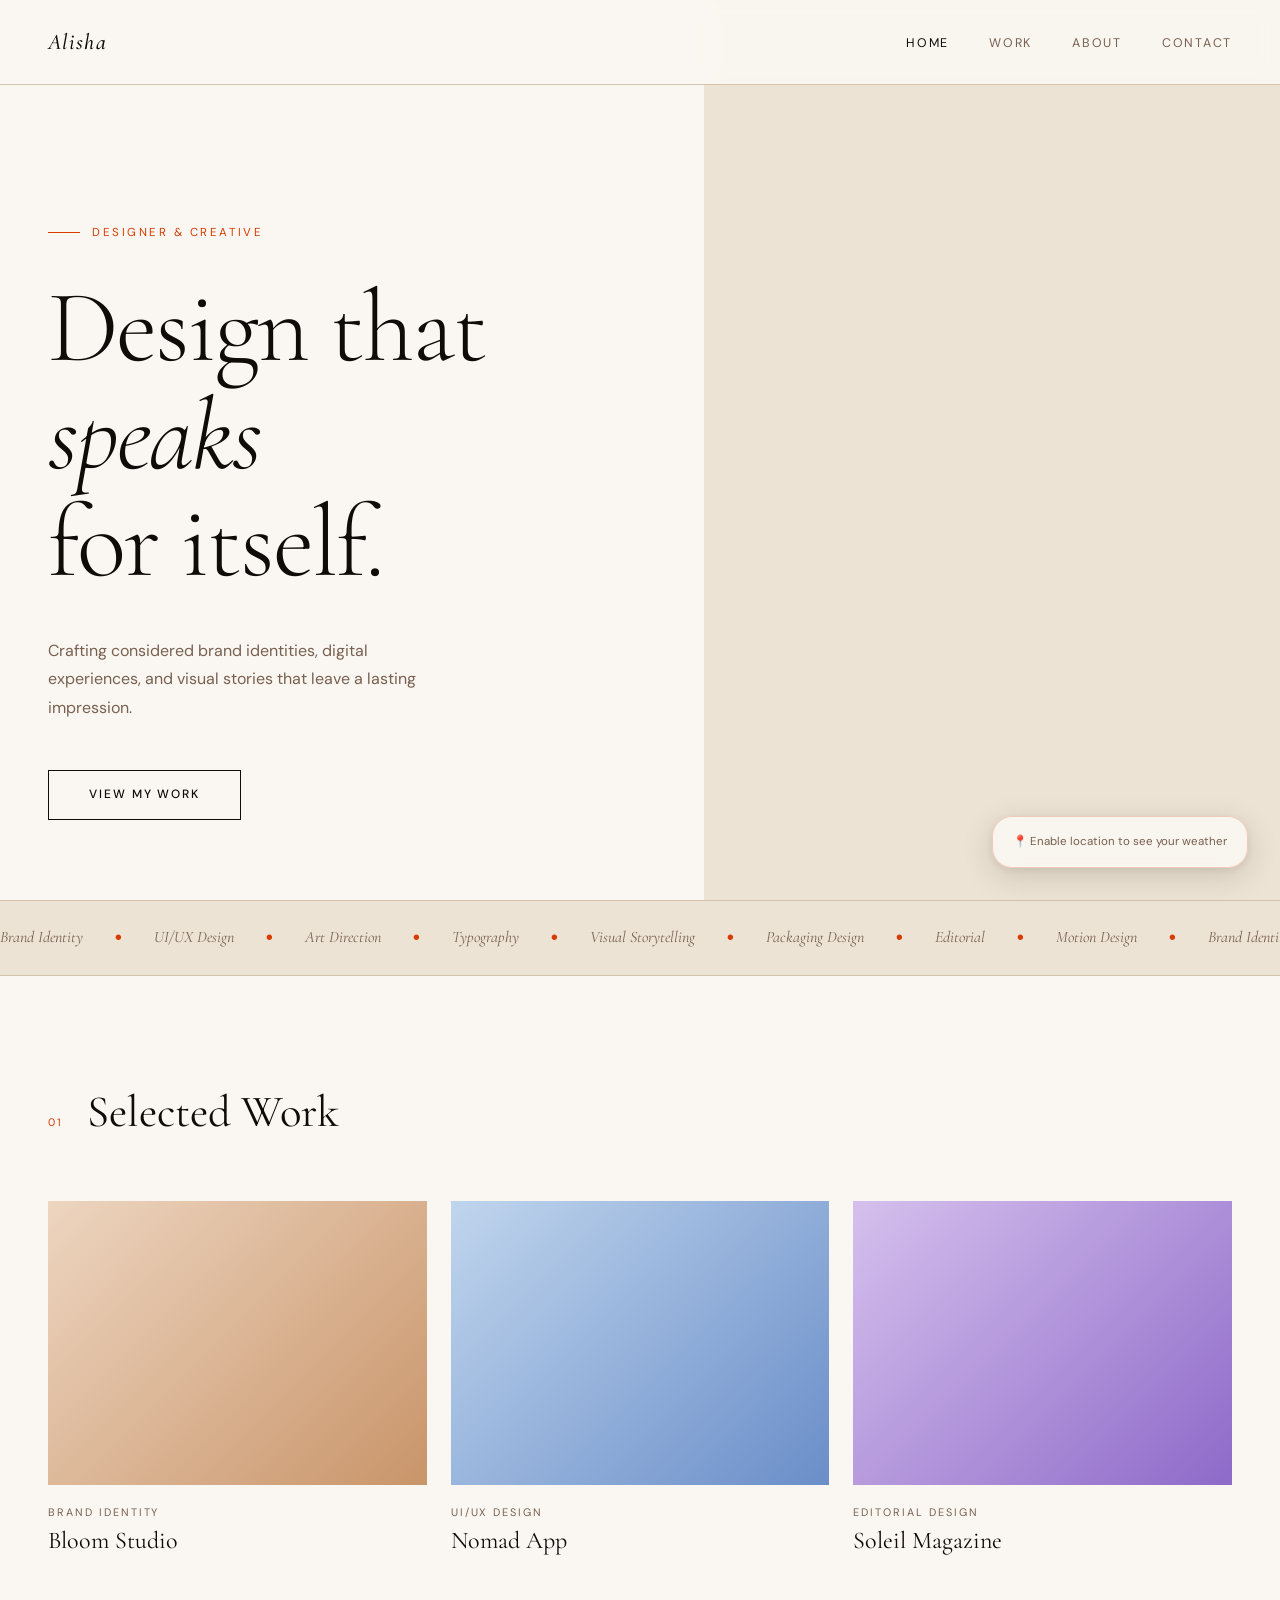
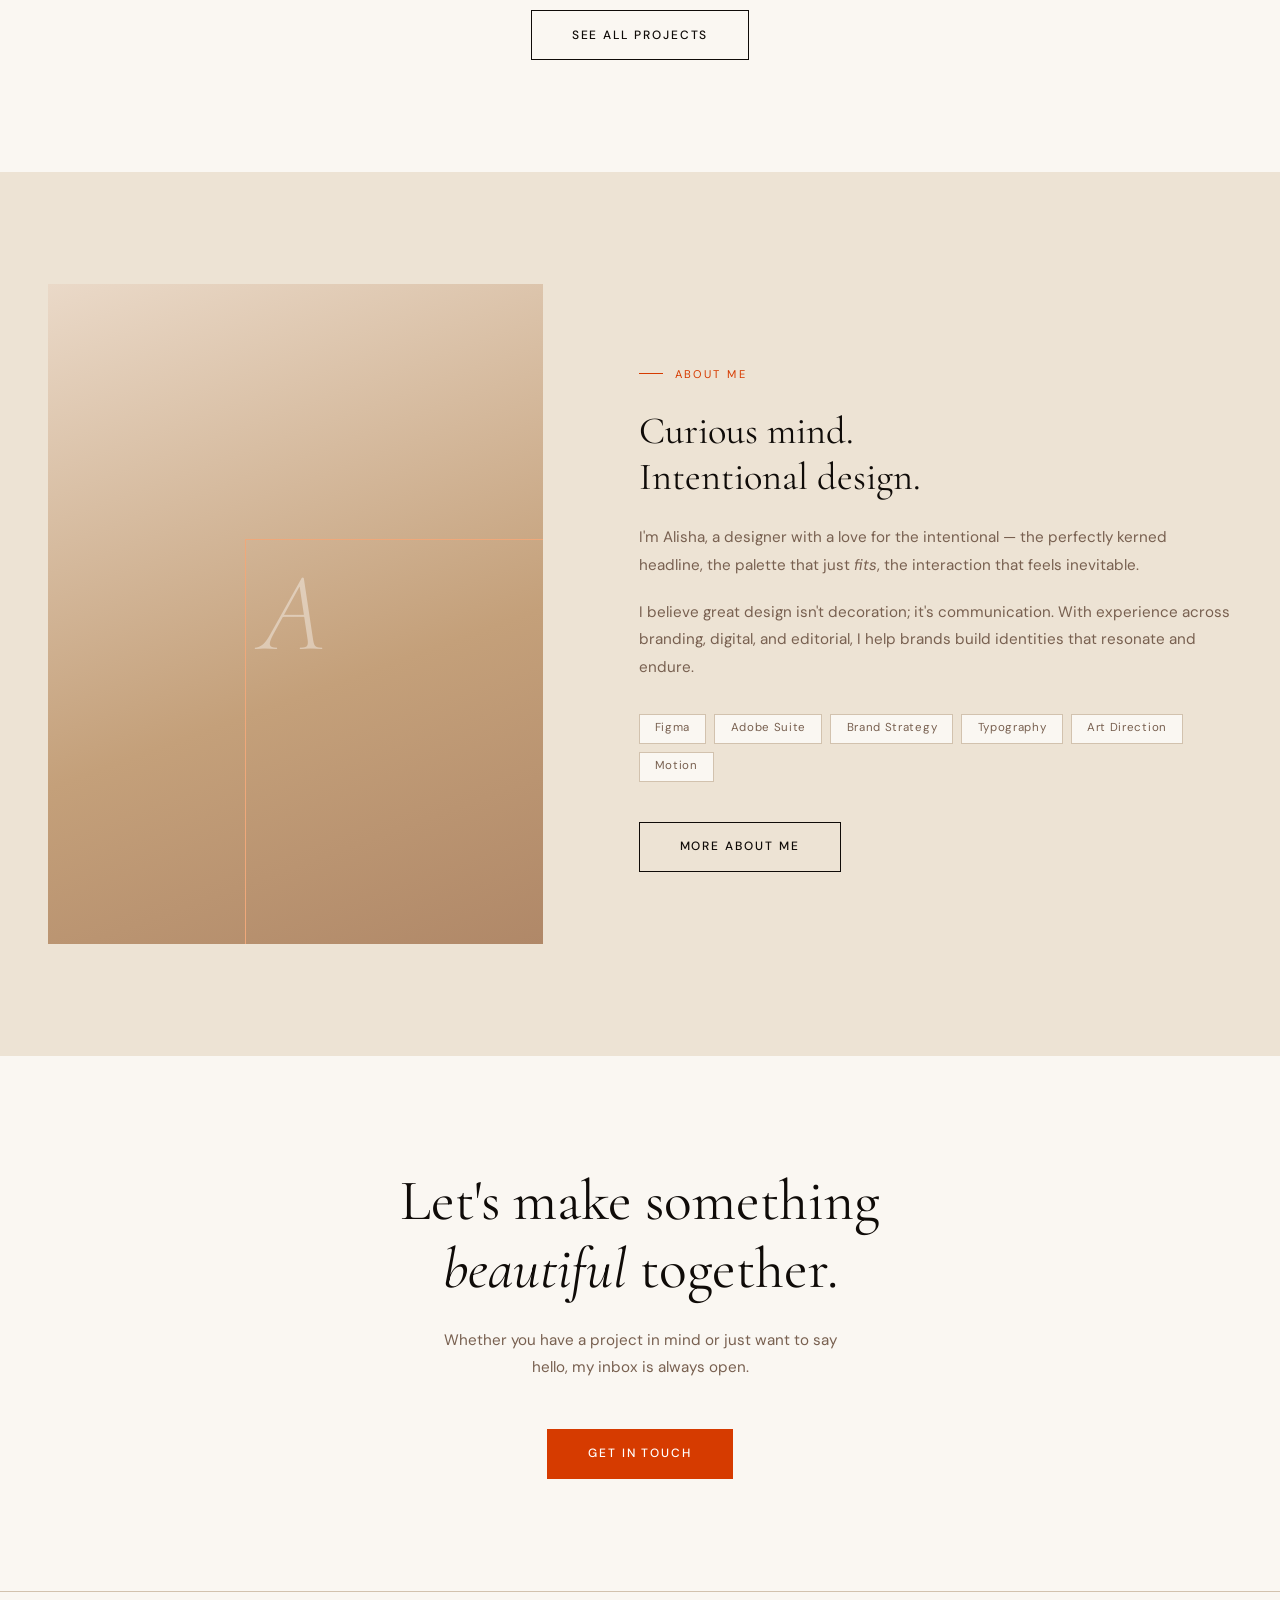
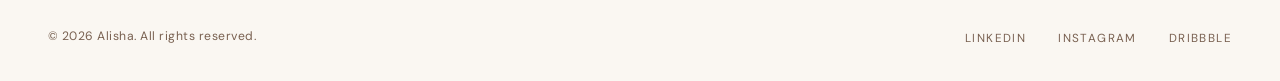
<file: index.html>
<!DOCTYPE html>
<html lang="en">
<head>
  <meta charset="UTF-8" />
  <meta name="viewport" content="width=device-width, initial-scale=1.0" />
  <title>Alisha — Designer</title>
  <link rel="stylesheet" href="css/style.css" />
</head>
<body>

  <!-- Navigation -->
  <nav>
    <a href="index.html" class="nav-logo">Alisha</a>
    <ul class="nav-links">
      <li><a href="index.html" class="active">Home</a></li>
      <li><a href="pages/work.html">Work</a></li>
      <li><a href="pages/about.html">About</a></li>
      <li><a href="pages/contact.html">Contact</a></li>
    </ul>
  </nav>

  <!-- Hero -->
  <section class="hero">
    <div class="hero-bg" aria-hidden="true"></div>
    <div class="hero-content">
      <p class="hero-label">Designer &amp; Creative</p>
      <h1 class="display">
        Design that<br>
        <em>speaks</em><br>
        for itself.
      </h1>
      <p class="hero-sub">
        Crafting considered brand identities, digital experiences,
        and visual stories that leave a lasting impression.
      </p>
      <a href="pages/work.html" class="btn">View My Work</a>
    </div>
  </section>

  <!-- Marquee -->
  <div class="marquee-section" aria-hidden="true">
    <div class="marquee-track">
      <span>Brand Identity</span><span class="dot">&#9679;</span>
      <span>UI/UX Design</span><span class="dot">&#9679;</span>
      <span>Art Direction</span><span class="dot">&#9679;</span>
      <span>Typography</span><span class="dot">&#9679;</span>
      <span>Visual Storytelling</span><span class="dot">&#9679;</span>
      <span>Packaging Design</span><span class="dot">&#9679;</span>
      <span>Editorial</span><span class="dot">&#9679;</span>
      <span>Motion Design</span><span class="dot">&#9679;</span>
      <span>Brand Identity</span><span class="dot">&#9679;</span>
      <span>UI/UX Design</span><span class="dot">&#9679;</span>
      <span>Art Direction</span><span class="dot">&#9679;</span>
      <span>Typography</span><span class="dot">&#9679;</span>
      <span>Visual Storytelling</span><span class="dot">&#9679;</span>
      <span>Packaging Design</span><span class="dot">&#9679;</span>
      <span>Editorial</span><span class="dot">&#9679;</span>
      <span>Motion Design</span><span class="dot">&#9679;</span>
    </div>
  </div>

  <!-- Selected Work -->
  <section>
    <div class="section-header">
      <span class="section-num">01</span>
      <h2 class="section-title">Selected Work</h2>
    </div>
    <div class="work-grid">

      <a href="pages/work.html" class="work-card">
        <div class="work-card-img">
          <div class="work-card-img-inner"
               style="background: linear-gradient(135deg, #EDD5C0 0%, #C9956A 100%);">
          </div>
        </div>
        <p class="work-card-cat">Brand Identity</p>
        <h3>Bloom Studio</h3>
      </a>

      <a href="pages/work.html" class="work-card">
        <div class="work-card-img">
          <div class="work-card-img-inner"
               style="background: linear-gradient(135deg, #C0D5ED 0%, #6A8EC9 100%);">
          </div>
        </div>
        <p class="work-card-cat">UI/UX Design</p>
        <h3>Nomad App</h3>
      </a>

      <a href="pages/work.html" class="work-card">
        <div class="work-card-img">
          <div class="work-card-img-inner"
               style="background: linear-gradient(135deg, #D5C0ED 0%, #8E6AC9 100%);">
          </div>
        </div>
        <p class="work-card-cat">Editorial Design</p>
        <h3>Soleil Magazine</h3>
      </a>

    </div>
    <div class="work-view-all">
      <a href="pages/work.html" class="btn">See All Projects</a>
    </div>
  </section>

  <!-- About Preview -->
  <section class="about-section-alt">
    <div class="about-split">
      <div class="about-img"
           style="background: linear-gradient(160deg, #EAD9C8 0%, #C4A07A 60%, #B08868 100%);"
           aria-hidden="true">
        <span class="about-img-initials">A</span>
      </div>
      <div class="about-text">
        <p class="label">About Me</p>
        <h2>Curious mind.<br>Intentional design.</h2>
        <p>
          I'm Alisha, a designer with a love for the intentional — the
          perfectly kerned headline, the palette that just <em>fits</em>,
          the interaction that feels inevitable.
        </p>
        <p>
          I believe great design isn't decoration; it's communication.
          With experience across branding, digital, and editorial, I help
          brands build identities that resonate and endure.
        </p>
        <div class="skills-list">
          <span class="skill-tag">Figma</span>
          <span class="skill-tag">Adobe Suite</span>
          <span class="skill-tag">Brand Strategy</span>
          <span class="skill-tag">Typography</span>
          <span class="skill-tag">Art Direction</span>
          <span class="skill-tag">Motion</span>
        </div>
        <a href="pages/about.html" class="btn">More About Me</a>
      </div>
    </div>
  </section>

  <!-- Contact CTA -->
  <section>
    <div class="contact-cta">
      <h2>Let's make something<br><em>beautiful</em> together.</h2>
      <p>
        Whether you have a project in mind or just want to say hello,
        my inbox is always open.
      </p>
      <a href="pages/contact.html" class="btn btn-accent">Get in Touch</a>
    </div>
  </section>

  <!-- Weather Widget -->
  <div class="weather-widget" id="weatherWidget" aria-live="polite" aria-label="Current weather">
    <div class="weather-widget-inner">
      <div class="weather-emoji" id="weatherEmoji">🌤</div>
      <div class="weather-info">
        <span class="weather-temp" id="weatherTemp">—</span>
        <span class="weather-desc" id="weatherDesc">Loading…</span>
        <span class="weather-loc" id="weatherLoc"></span>
      </div>
    </div>
    <button class="weather-forecast-toggle" id="forecastToggle"
            aria-expanded="false" aria-controls="forecastPanel">
      5-day &nbsp;<span class="toggle-chevron">▾</span>
    </button>
    <div class="weather-forecast-panel" id="forecastPanel" role="region" aria-label="5-day forecast">
      <div class="weather-forecast-list" id="forecastList"></div>
    </div>
  </div>

  <!-- Footer -->
  <footer>
    <p>&copy; 2026 Alisha. All rights reserved.</p>
    <ul class="footer-links">
      <li><a href="https://linkedin.com" target="_blank" rel="noopener noreferrer">LinkedIn</a></li>
      <li><a href="https://instagram.com" target="_blank" rel="noopener noreferrer">Instagram</a></li>
      <li><a href="https://dribbble.com" target="_blank" rel="noopener noreferrer">Dribbble</a></li>
    </ul>
  </footer>

  <script src="js/app.js"></script>
</body>
</html>
</file>
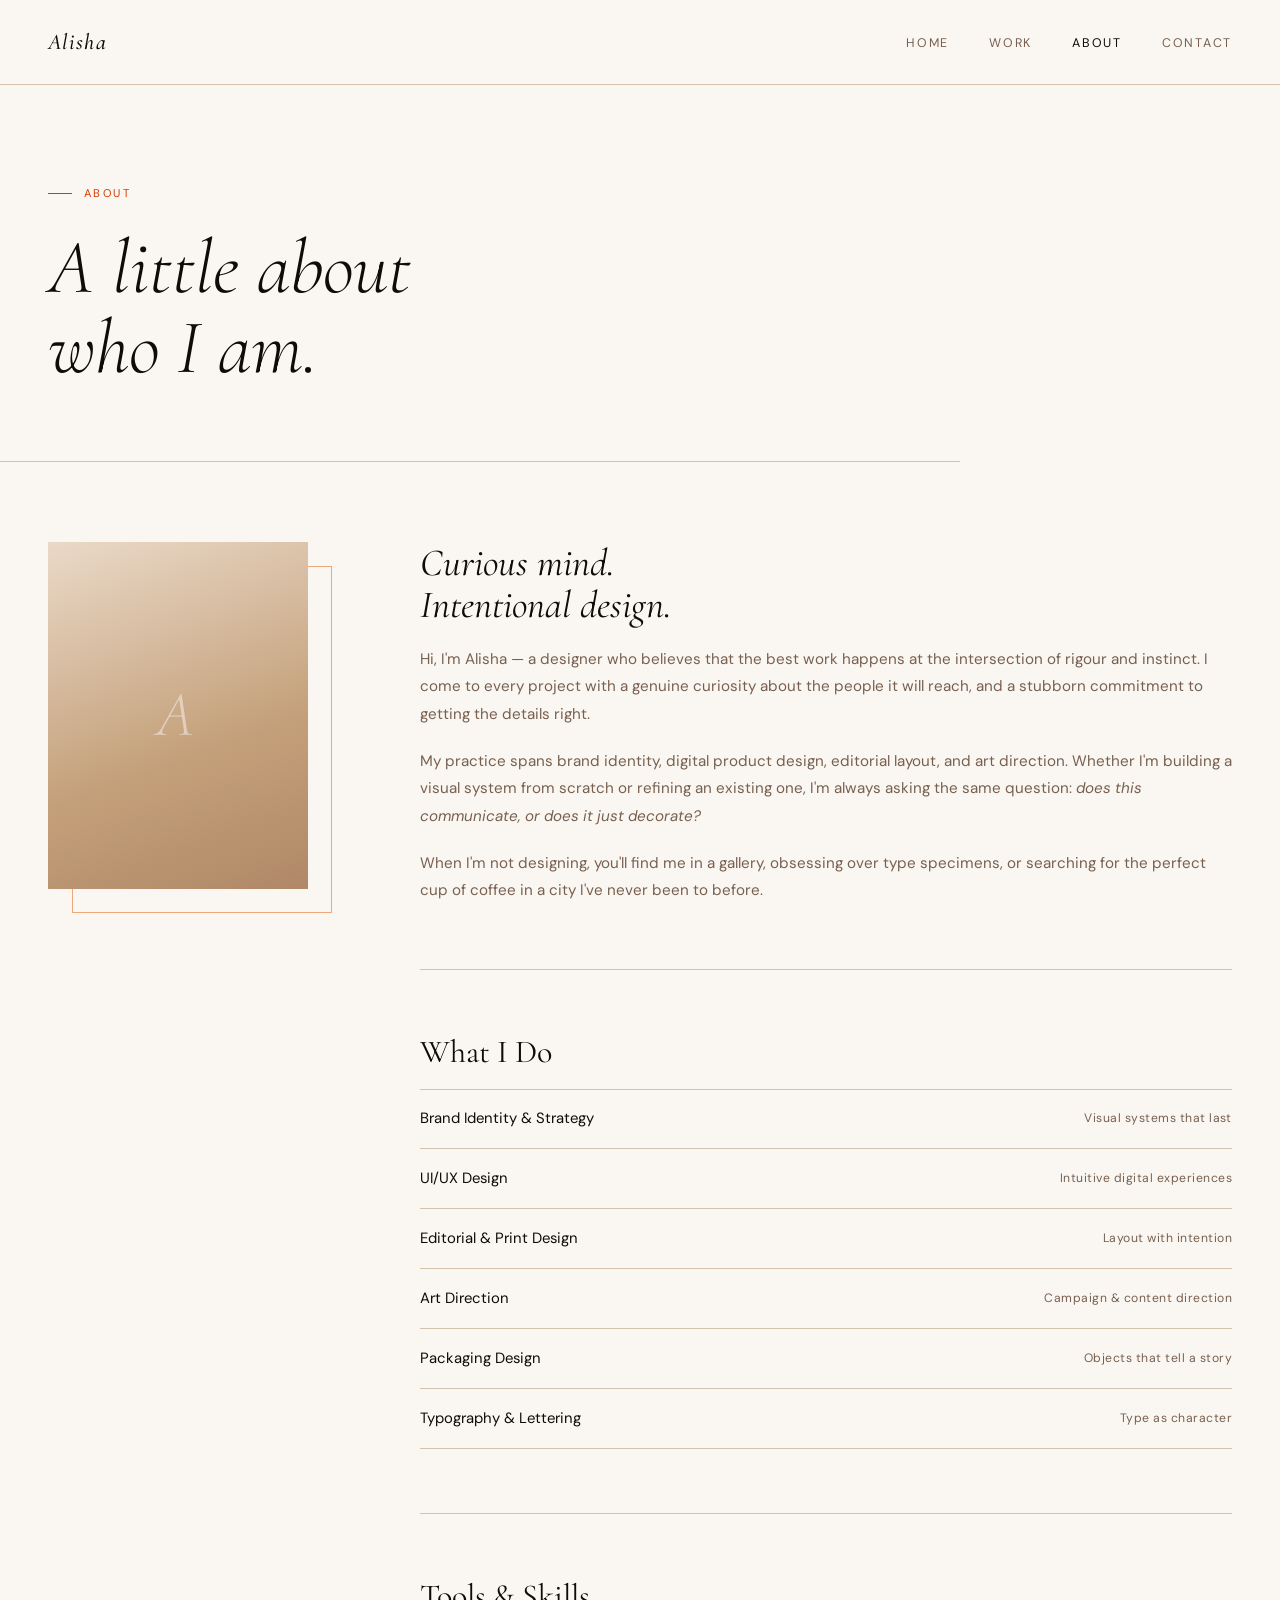
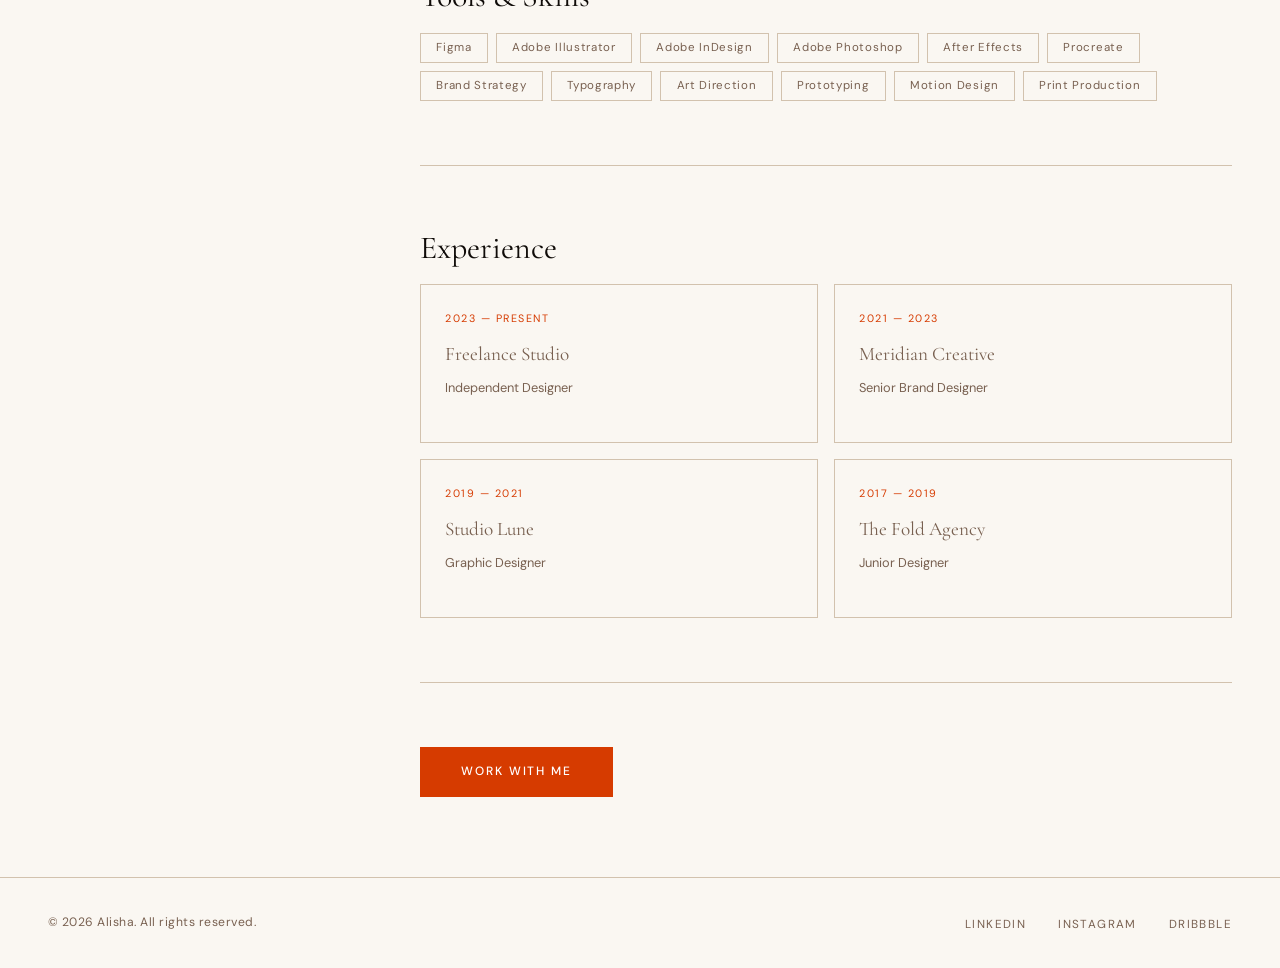
<file: pages/about.html>
<!DOCTYPE html>
<html lang="en">
<head>
  <meta charset="UTF-8" />
  <meta name="viewport" content="width=device-width, initial-scale=1.0" />
  <title>About — Alisha</title>
  <link rel="stylesheet" href="../css/style.css" />
</head>
<body>

  <!-- Navigation -->
  <nav>
    <a href="../index.html" class="nav-logo">Alisha</a>
    <ul class="nav-links">
      <li><a href="../index.html">Home</a></li>
      <li><a href="work.html">Work</a></li>
      <li><a href="about.html" class="active">About</a></li>
      <li><a href="contact.html">Contact</a></li>
    </ul>
  </nav>

  <!-- Page Header -->
  <header class="page-header">
    <p class="label">About</p>
    <h1>A little about<br>who I am.</h1>
  </header>

  <!-- About Layout -->
  <div class="about-page-layout">

    <!-- Sidebar -->
    <aside class="about-sidebar">
      <div class="about-sidebar-img">
        <div class="about-sidebar-img-inner">
          <span class="sidebar-initials">A</span>
        </div>
      </div>
    </aside>

    <!-- Main Content -->
    <main class="about-main">

      <div class="about-block">
        <h2 class="intro-title">Curious mind.<br>Intentional design.</h2>
        <p>
          Hi, I'm Alisha — a designer who believes that the best work
          happens at the intersection of rigour and instinct. I come to
          every project with a genuine curiosity about the people it will
          reach, and a stubborn commitment to getting the details right.
        </p>
        <p>
          My practice spans brand identity, digital product design, editorial
          layout, and art direction. Whether I'm building a visual system
          from scratch or refining an existing one, I'm always asking the
          same question: <em>does this communicate, or does it just decorate?</em>
        </p>
        <p>
          When I'm not designing, you'll find me in a gallery, obsessing
          over type specimens, or searching for the perfect cup of coffee
          in a city I've never been to before.
        </p>
      </div>

      <div class="divider"></div>

      <div class="about-block">
        <h2>What I Do</h2>
        <ul class="services-list">
          <li>Brand Identity &amp; Strategy <span>Visual systems that last</span></li>
          <li>UI/UX Design <span>Intuitive digital experiences</span></li>
          <li>Editorial &amp; Print Design <span>Layout with intention</span></li>
          <li>Art Direction <span>Campaign &amp; content direction</span></li>
          <li>Packaging Design <span>Objects that tell a story</span></li>
          <li>Typography &amp; Lettering <span>Type as character</span></li>
        </ul>
      </div>

      <div class="divider"></div>

      <div class="about-block">
        <h2>Tools &amp; Skills</h2>
        <div class="skills-list" style="margin-top: 0.5rem;">
          <span class="skill-tag">Figma</span>
          <span class="skill-tag">Adobe Illustrator</span>
          <span class="skill-tag">Adobe InDesign</span>
          <span class="skill-tag">Adobe Photoshop</span>
          <span class="skill-tag">After Effects</span>
          <span class="skill-tag">Procreate</span>
          <span class="skill-tag">Brand Strategy</span>
          <span class="skill-tag">Typography</span>
          <span class="skill-tag">Art Direction</span>
          <span class="skill-tag">Prototyping</span>
          <span class="skill-tag">Motion Design</span>
          <span class="skill-tag">Print Production</span>
        </div>
      </div>

      <div class="divider"></div>

      <div class="about-block">
        <h2>Experience</h2>
        <div class="xp-grid">
          <div class="xp-card">
            <p class="year">2023 — Present</p>
            <p class="company">Freelance Studio</p>
            <p class="role">Independent Designer</p>
          </div>
          <div class="xp-card">
            <p class="year">2021 — 2023</p>
            <p class="company">Meridian Creative</p>
            <p class="role">Senior Brand Designer</p>
          </div>
          <div class="xp-card">
            <p class="year">2019 — 2021</p>
            <p class="company">Studio Lune</p>
            <p class="role">Graphic Designer</p>
          </div>
          <div class="xp-card">
            <p class="year">2017 — 2019</p>
            <p class="company">The Fold Agency</p>
            <p class="role">Junior Designer</p>
          </div>
        </div>
      </div>

      <div class="divider"></div>

      <div class="about-block" style="margin-bottom: 0;">
        <a href="contact.html" class="btn btn-accent">Work With Me</a>
      </div>

    </main>
  </div>

  <!-- Footer -->
  <footer>
    <p>&copy; 2026 Alisha. All rights reserved.</p>
    <ul class="footer-links">
      <li><a href="https://linkedin.com" target="_blank" rel="noopener noreferrer">LinkedIn</a></li>
      <li><a href="https://instagram.com" target="_blank" rel="noopener noreferrer">Instagram</a></li>
      <li><a href="https://dribbble.com" target="_blank" rel="noopener noreferrer">Dribbble</a></li>
    </ul>
  </footer>

</body>
</html>
</file>
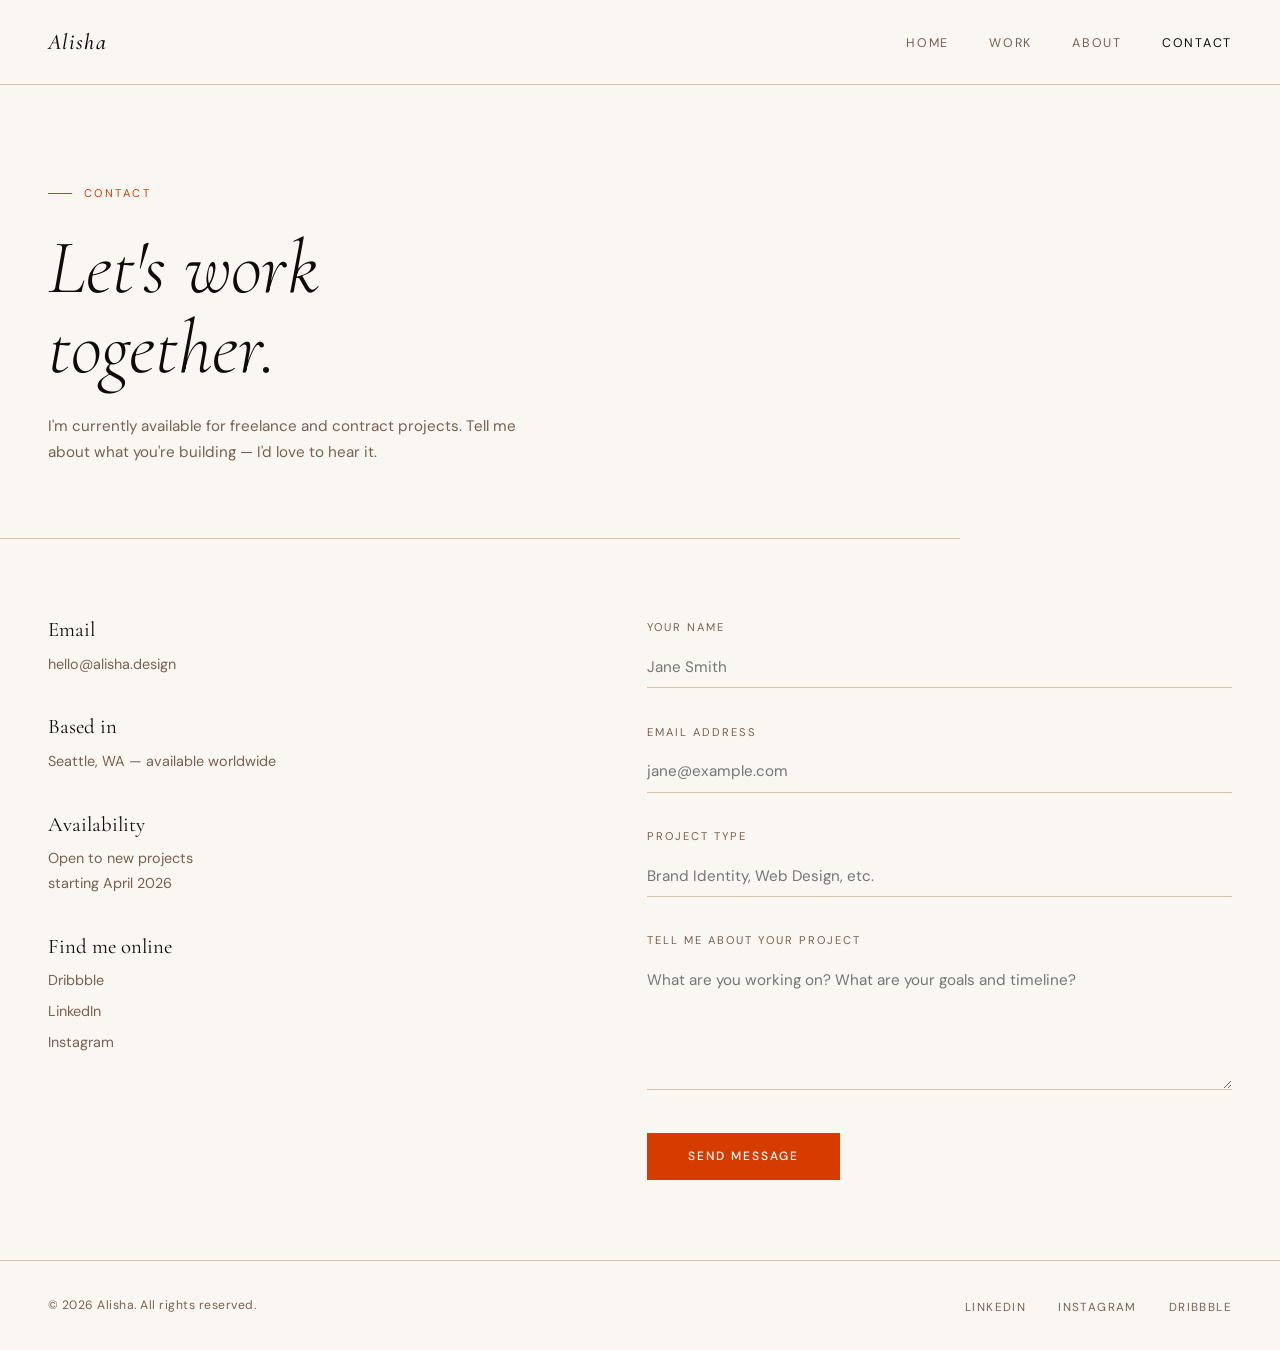
<file: pages/contact.html>
<!DOCTYPE html>
<html lang="en">
<head>
  <meta charset="UTF-8" />
  <meta name="viewport" content="width=device-width, initial-scale=1.0" />
  <title>Contact — Alisha</title>
  <link rel="stylesheet" href="../css/style.css" />
</head>
<body>

  <!-- Navigation -->
  <nav>
    <a href="../index.html" class="nav-logo">Alisha</a>
    <ul class="nav-links">
      <li><a href="../index.html">Home</a></li>
      <li><a href="work.html">Work</a></li>
      <li><a href="about.html">About</a></li>
      <li><a href="contact.html" class="active">Contact</a></li>
    </ul>
  </nav>

  <!-- Page Header -->
  <header class="page-header">
    <p class="label">Contact</p>
    <h1>Let's work<br>together.</h1>
    <p>
      I'm currently available for freelance and contract projects.
      Tell me about what you're building — I'd love to hear it.
    </p>
  </header>

  <!-- Contact Layout -->
  <div class="contact-page-layout">

    <!-- Info Column -->
    <div class="contact-info-col">
      <h3>Email</h3>
      <a href="mailto:hello@alisha.design">hello@alisha.design</a>

      <h3>Based in</h3>
      <p>Seattle, WA &mdash; available worldwide</p>

      <h3>Availability</h3>
      <p>Open to new projects<br>starting April 2026</p>

      <h3>Find me online</h3>
      <div style="display: flex; flex-direction: column; gap: 0.4rem; margin-top: 0.4rem;">
        <a href="https://dribbble.com" target="_blank" rel="noopener noreferrer">Dribbble</a>
        <a href="https://linkedin.com" target="_blank" rel="noopener noreferrer">LinkedIn</a>
        <a href="https://instagram.com" target="_blank" rel="noopener noreferrer">Instagram</a>
      </div>
    </div>

    <!-- Form Column -->
    <div class="contact-form-col">
      <form action="mailto:hello@alisha.design" method="post" enctype="text/plain">

        <div class="form-group">
          <label for="name">Your Name</label>
          <input type="text" id="name" name="name" placeholder="Jane Smith" required />
        </div>

        <div class="form-group">
          <label for="email">Email Address</label>
          <input type="email" id="email" name="email" placeholder="jane@example.com" required />
        </div>

        <div class="form-group">
          <label for="subject">Project Type</label>
          <input type="text" id="subject" name="subject" placeholder="Brand Identity, Web Design, etc." />
        </div>

        <div class="form-group">
          <label for="message">Tell Me About Your Project</label>
          <textarea id="message" name="message" placeholder="What are you working on? What are your goals and timeline?" required></textarea>
        </div>

        <button type="submit" class="btn btn-accent">Send Message</button>

      </form>
    </div>

  </div>

  <!-- Footer -->
  <footer>
    <p>&copy; 2026 Alisha. All rights reserved.</p>
    <ul class="footer-links">
      <li><a href="https://linkedin.com" target="_blank" rel="noopener noreferrer">LinkedIn</a></li>
      <li><a href="https://instagram.com" target="_blank" rel="noopener noreferrer">Instagram</a></li>
      <li><a href="https://dribbble.com" target="_blank" rel="noopener noreferrer">Dribbble</a></li>
    </ul>
  </footer>

</body>
</html>
</file>
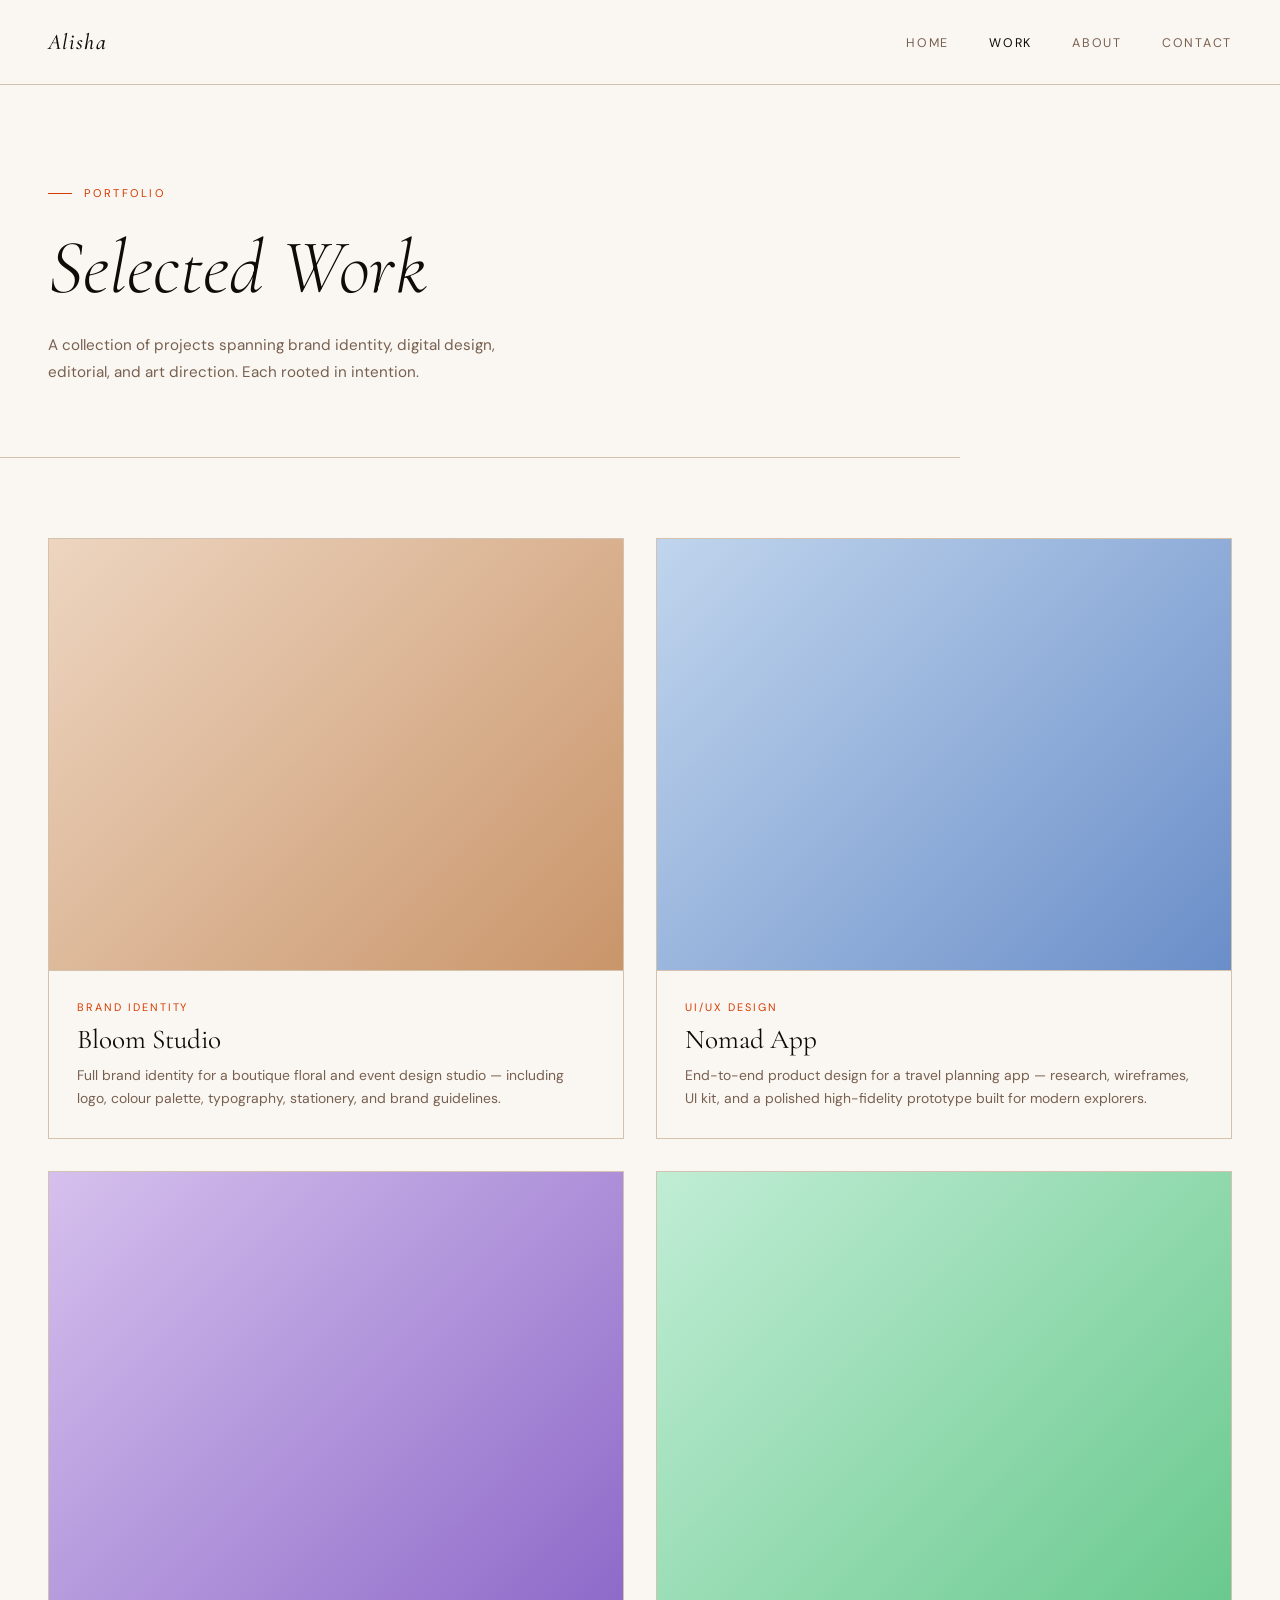
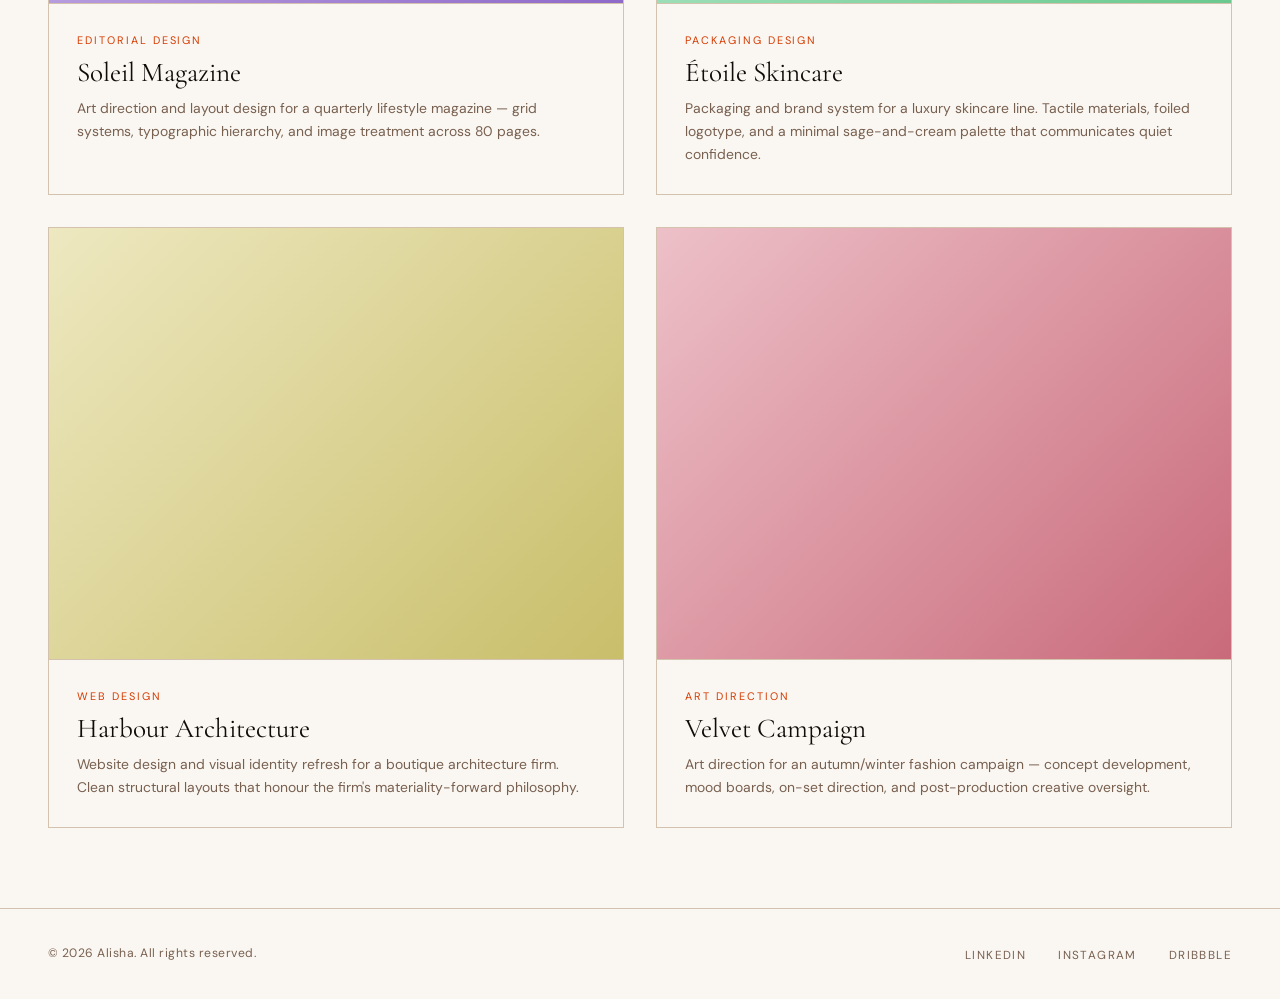
<file: pages/work.html>
<!DOCTYPE html>
<html lang="en">
<head>
  <meta charset="UTF-8" />
  <meta name="viewport" content="width=device-width, initial-scale=1.0" />
  <title>Work — Alisha</title>
  <link rel="stylesheet" href="../css/style.css" />
</head>
<body>

  <!-- Navigation -->
  <nav>
    <a href="../index.html" class="nav-logo">Alisha</a>
    <ul class="nav-links">
      <li><a href="../index.html">Home</a></li>
      <li><a href="work.html" class="active">Work</a></li>
      <li><a href="about.html">About</a></li>
      <li><a href="contact.html">Contact</a></li>
    </ul>
  </nav>

  <!-- Page Header -->
  <header class="page-header">
    <p class="label">Portfolio</p>
    <h1>Selected Work</h1>
    <p>
      A collection of projects spanning brand identity, digital design,
      editorial, and art direction. Each rooted in intention.
    </p>
  </header>

  <!-- Work Grid -->
  <div class="work-full-section">
    <div class="work-full-grid">

      <a href="#" class="work-full-card">
        <div class="work-full-img">
          <div class="work-full-img-inner"
               style="background: linear-gradient(135deg, #EDD5C0 0%, #C9956A 100%);">
          </div>
        </div>
        <div class="work-full-body">
          <p class="cat">Brand Identity</p>
          <h3>Bloom Studio</h3>
          <p>Full brand identity for a boutique floral and event design studio — including logo, colour palette, typography, stationery, and brand guidelines.</p>
        </div>
      </a>

      <a href="#" class="work-full-card">
        <div class="work-full-img">
          <div class="work-full-img-inner"
               style="background: linear-gradient(135deg, #C0D5ED 0%, #6A8EC9 100%);">
          </div>
        </div>
        <div class="work-full-body">
          <p class="cat">UI/UX Design</p>
          <h3>Nomad App</h3>
          <p>End-to-end product design for a travel planning app — research, wireframes, UI kit, and a polished high-fidelity prototype built for modern explorers.</p>
        </div>
      </a>

      <a href="#" class="work-full-card">
        <div class="work-full-img">
          <div class="work-full-img-inner"
               style="background: linear-gradient(135deg, #D5C0ED 0%, #8E6AC9 100%);">
          </div>
        </div>
        <div class="work-full-body">
          <p class="cat">Editorial Design</p>
          <h3>Soleil Magazine</h3>
          <p>Art direction and layout design for a quarterly lifestyle magazine — grid systems, typographic hierarchy, and image treatment across 80 pages.</p>
        </div>
      </a>

      <a href="#" class="work-full-card">
        <div class="work-full-img">
          <div class="work-full-img-inner"
               style="background: linear-gradient(135deg, #C0EDD5 0%, #6AC98E 100%);">
          </div>
        </div>
        <div class="work-full-body">
          <p class="cat">Packaging Design</p>
          <h3>Étoile Skincare</h3>
          <p>Packaging and brand system for a luxury skincare line. Tactile materials, foiled logotype, and a minimal sage-and-cream palette that communicates quiet confidence.</p>
        </div>
      </a>

      <a href="#" class="work-full-card">
        <div class="work-full-img">
          <div class="work-full-img-inner"
               style="background: linear-gradient(135deg, #EDE8C0 0%, #C9BE6A 100%);">
          </div>
        </div>
        <div class="work-full-body">
          <p class="cat">Web Design</p>
          <h3>Harbour Architecture</h3>
          <p>Website design and visual identity refresh for a boutique architecture firm. Clean structural layouts that honour the firm's materiality-forward philosophy.</p>
        </div>
      </a>

      <a href="#" class="work-full-card">
        <div class="work-full-img">
          <div class="work-full-img-inner"
               style="background: linear-gradient(135deg, #EDC0C8 0%, #C96A7A 100%);">
          </div>
        </div>
        <div class="work-full-body">
          <p class="cat">Art Direction</p>
          <h3>Velvet Campaign</h3>
          <p>Art direction for an autumn/winter fashion campaign — concept development, mood boards, on-set direction, and post-production creative oversight.</p>
        </div>
      </a>

    </div>
  </div>

  <!-- Footer -->
  <footer>
    <p>&copy; 2026 Alisha. All rights reserved.</p>
    <ul class="footer-links">
      <li><a href="https://linkedin.com" target="_blank" rel="noopener noreferrer">LinkedIn</a></li>
      <li><a href="https://instagram.com" target="_blank" rel="noopener noreferrer">Instagram</a></li>
      <li><a href="https://dribbble.com" target="_blank" rel="noopener noreferrer">Dribbble</a></li>
    </ul>
  </footer>

</body>
</html>
</file>
<file: css/style.css>
@import url('https://fonts.googleapis.com/css2?family=Cormorant+Garamond:ital,wght@0,300;0,400;0,500;0,600;1,300;1,400;1,500&family=DM+Sans:wght@300;400;500&display=swap');

:root {
  --bg: #FAF7F2;
  --bg-alt: #EDE3D4;
  --text: #0F0B08;
  --text-muted: #786050;
  --accent: #D63B00;
  --accent-light: #EFA87A;
  --border: #D2C2AE;
}

*, *::before, *::after {
  box-sizing: border-box;
  margin: 0;
  padding: 0;
}

html {
  scroll-behavior: smooth;
}

body {
  font-family: 'DM Sans', sans-serif;
  background-color: var(--bg);
  color: var(--text);
  font-size: 16px;
  line-height: 1.6;
  -webkit-font-smoothing: antialiased;
}

/* ── Typography ── */

h1, h2, h3, h4 {
  font-family: 'Cormorant Garamond', serif;
  font-weight: 400;
  line-height: 1.1;
}

.display {
  font-size: clamp(3.5rem, 8vw, 7rem);
  font-weight: 300;
  letter-spacing: -0.02em;
  line-height: 1.05;
}

.display em {
  font-style: italic;
}

a {
  color: inherit;
  text-decoration: none;
  transition: color 0.2s;
}

em {
  font-style: italic;
}

/* ── Navigation ── */

nav {
  position: fixed;
  top: 0;
  left: 0;
  right: 0;
  z-index: 100;
  display: flex;
  justify-content: space-between;
  align-items: center;
  padding: 1.5rem 3rem;
  background: rgba(250, 247, 242, 0.95);
  backdrop-filter: blur(10px);
  -webkit-backdrop-filter: blur(10px);
  border-bottom: 1px solid var(--border);
}

.nav-logo {
  font-family: 'Cormorant Garamond', serif;
  font-size: 1.4rem;
  font-weight: 500;
  letter-spacing: 0.06em;
  font-style: italic;
}

.nav-links {
  display: flex;
  gap: 2.5rem;
  list-style: none;
}

.nav-links a {
  font-size: 0.78rem;
  font-weight: 400;
  letter-spacing: 0.14em;
  text-transform: uppercase;
  color: var(--text-muted);
}

.nav-links a:hover,
.nav-links a.active {
  color: var(--text);
}

/* ── Hero ── */

.hero {
  min-height: 100vh;
  display: flex;
  flex-direction: column;
  justify-content: flex-end;
  padding: 0 3rem 5rem;
  position: relative;
  overflow: hidden;
}

.hero-bg {
  position: absolute;
  top: 0;
  right: 0;
  width: 45%;
  height: 100%;
  background: var(--bg-alt);
  z-index: 0;
}

.hero-content {
  position: relative;
  z-index: 1;
  max-width: 860px;
}

.hero-label {
  display: inline-flex;
  align-items: center;
  gap: 0.75rem;
  font-size: 0.72rem;
  letter-spacing: 0.22em;
  text-transform: uppercase;
  color: var(--accent);
  margin-bottom: 2rem;
}

.hero-label::before {
  content: '';
  display: inline-block;
  width: 2rem;
  height: 1px;
  background: currentColor;
}

.hero h1 {
  margin-bottom: 2.5rem;
}

.hero-sub {
  max-width: 400px;
  color: var(--text-muted);
  font-size: 1rem;
  line-height: 1.78;
  margin-bottom: 3rem;
}

/* ── Buttons ── */

.btn {
  display: inline-block;
  padding: 0.9rem 2.5rem;
  font-family: 'DM Sans', sans-serif;
  font-size: 0.75rem;
  font-weight: 500;
  letter-spacing: 0.16em;
  text-transform: uppercase;
  border: 1px solid var(--text);
  transition: background 0.3s, color 0.3s, border-color 0.3s;
}

.btn:hover {
  background: var(--text);
  color: var(--bg);
}

.btn-accent {
  background: var(--accent);
  border-color: var(--accent);
  color: #fff;
}

.btn-accent:hover {
  background: #B83200;
  border-color: #B83200;
  color: #fff;
}

/* ── Sections ── */

section {
  padding: 7rem 3rem;
}

.section-header {
  display: flex;
  align-items: baseline;
  gap: 1.5rem;
  margin-bottom: 4rem;
}

.section-num {
  font-size: 0.68rem;
  letter-spacing: 0.2em;
  color: var(--accent);
  text-transform: uppercase;
}

.section-title {
  font-size: clamp(2rem, 3.5vw, 2.8rem);
  font-weight: 400;
}

/* ── Marquee ── */

.marquee-section {
  padding: 1.5rem 0;
  border-top: 1px solid var(--border);
  border-bottom: 1px solid var(--border);
  overflow: hidden;
  background: var(--bg-alt);
}

.marquee-track {
  display: flex;
  align-items: center;
  gap: 2rem;
  white-space: nowrap;
  animation: marquee-scroll 32s linear infinite;
}

@keyframes marquee-scroll {
  from { transform: translateX(0); }
  to   { transform: translateX(-50%); }
}

.marquee-track span {
  font-family: 'Cormorant Garamond', serif;
  font-size: 1rem;
  font-style: italic;
  color: var(--text-muted);
  flex-shrink: 0;
}

.marquee-track .dot {
  color: var(--accent);
  font-style: normal;
  font-size: 0.55rem;
}

/* ── Work Grid (home) ── */

.work-grid {
  display: grid;
  grid-template-columns: repeat(3, 1fr);
  gap: 1.5rem;
}

.work-card {
  display: block;
  text-decoration: none;
  color: inherit;
}

.work-card-img {
  width: 100%;
  aspect-ratio: 4 / 3;
  overflow: hidden;
  margin-bottom: 1.2rem;
}

.work-card-img-inner {
  width: 100%;
  height: 100%;
  transition: transform 0.55s ease;
}

.work-card:hover .work-card-img-inner {
  transform: scale(1.05);
}

.work-card-cat {
  font-size: 0.68rem;
  letter-spacing: 0.18em;
  text-transform: uppercase;
  color: var(--text-muted);
  margin-bottom: 0.4rem;
}

.work-card h3 {
  font-size: 1.5rem;
  font-weight: 400;
  transition: color 0.2s;
}

.work-card:hover h3 {
  color: var(--accent);
}

.work-view-all {
  margin-top: 3.5rem;
  text-align: center;
}

/* ── About Split (home) ── */

.about-section-alt {
  background: var(--bg-alt);
}

.about-split {
  display: grid;
  grid-template-columns: 1fr 1.2fr;
  gap: 6rem;
  align-items: center;
}

.about-img {
  aspect-ratio: 3 / 4;
  position: relative;
  display: flex;
  align-items: center;
  justify-content: center;
  overflow: hidden;
}

.about-img::after {
  content: '';
  position: absolute;
  bottom: -1.5rem;
  right: -1.5rem;
  width: 65%;
  height: 65%;
  border: 1.5px solid var(--accent-light);
  z-index: 0;
  pointer-events: none;
}

.about-img-initials {
  font-family: 'Cormorant Garamond', serif;
  font-size: 7rem;
  font-weight: 300;
  font-style: italic;
  color: rgba(255, 255, 255, 0.4);
  letter-spacing: 0.05em;
  position: relative;
  z-index: 1;
  user-select: none;
}

.about-text .label {
  display: inline-flex;
  align-items: center;
  gap: 0.75rem;
  font-size: 0.7rem;
  letter-spacing: 0.22em;
  text-transform: uppercase;
  color: var(--accent);
  margin-bottom: 1.5rem;
}

.about-text .label::before {
  content: '';
  display: inline-block;
  width: 1.5rem;
  height: 1px;
  background: currentColor;
}

.about-text h2 {
  font-size: clamp(2rem, 3vw, 2.8rem);
  line-height: 1.2;
  margin-bottom: 1.5rem;
}

.about-text p {
  color: var(--text-muted);
  line-height: 1.82;
  margin-bottom: 1.2rem;
  font-size: 0.95rem;
}

.skills-list {
  display: flex;
  flex-wrap: wrap;
  gap: 0.5rem;
  margin-bottom: 2.5rem;
  margin-top: 2rem;
}

.skill-tag {
  padding: 0.3rem 0.95rem;
  font-size: 0.72rem;
  letter-spacing: 0.06em;
  border: 1px solid var(--border);
  color: var(--text-muted);
  background: var(--bg);
}

/* ── Contact CTA ── */

.contact-cta {
  text-align: center;
}

.contact-cta h2 {
  font-size: clamp(2.2rem, 4.5vw, 3.8rem);
  line-height: 1.18;
  margin-bottom: 1.5rem;
}

.contact-cta p {
  color: var(--text-muted);
  max-width: 420px;
  margin: 0 auto 3rem;
  font-size: 0.95rem;
  line-height: 1.75;
}

/* ── Footer ── */

footer {
  padding: 2rem 3rem;
  border-top: 1px solid var(--border);
  display: flex;
  justify-content: space-between;
  align-items: center;
}

footer p {
  font-size: 0.76rem;
  color: var(--text-muted);
  letter-spacing: 0.04em;
}

.footer-links {
  display: flex;
  gap: 2rem;
  list-style: none;
}

.footer-links a {
  font-size: 0.73rem;
  color: var(--text-muted);
  letter-spacing: 0.12em;
  text-transform: uppercase;
}

.footer-links a:hover {
  color: var(--text);
}

/* ── Page Header (inner pages) ── */

.page-header {
  padding: 10rem 3rem 4.5rem;
  max-width: 960px;
  border-bottom: 1px solid var(--border);
  margin-bottom: 0;
}

.page-header .label {
  display: inline-flex;
  align-items: center;
  gap: 0.75rem;
  font-size: 0.7rem;
  letter-spacing: 0.22em;
  text-transform: uppercase;
  color: var(--accent);
  margin-bottom: 1.5rem;
}

.page-header .label::before {
  content: '';
  display: inline-block;
  width: 1.5rem;
  height: 1px;
  background: currentColor;
}

.page-header h1 {
  font-size: clamp(3rem, 6vw, 5.5rem);
  font-weight: 300;
  font-style: italic;
  line-height: 1.05;
}

.page-header p {
  margin-top: 1.5rem;
  max-width: 480px;
  color: var(--text-muted);
  font-size: 0.95rem;
  line-height: 1.75;
}

/* ── Work Page ── */

.work-full-section {
  padding: 5rem 3rem;
}

.work-full-grid {
  display: grid;
  grid-template-columns: repeat(2, 1fr);
  gap: 2rem;
}

.work-full-card {
  display: block;
  text-decoration: none;
  color: inherit;
  border: 1px solid var(--border);
  overflow: hidden;
  transition: border-color 0.3s;
}

.work-full-card:hover {
  border-color: var(--accent-light);
}

.work-full-img {
  width: 100%;
  aspect-ratio: 4 / 3;
  overflow: hidden;
}

.work-full-img-inner {
  width: 100%;
  height: 100%;
  transition: transform 0.6s ease;
}

.work-full-card:hover .work-full-img-inner {
  transform: scale(1.04);
}

.work-full-body {
  padding: 1.75rem;
  border-top: 1px solid var(--border);
}

.work-full-body .cat {
  font-size: 0.68rem;
  letter-spacing: 0.18em;
  text-transform: uppercase;
  color: var(--accent);
  margin-bottom: 0.5rem;
}

.work-full-body h3 {
  font-size: 1.7rem;
  font-weight: 400;
  margin-bottom: 0.6rem;
}

.work-full-body p {
  font-size: 0.87rem;
  color: var(--text-muted);
  line-height: 1.65;
}

/* ── About Page ── */

.about-page-layout {
  padding: 5rem 3rem;
  display: grid;
  grid-template-columns: 260px 1fr;
  gap: 7rem;
  align-items: start;
}

.about-sidebar {
  position: sticky;
  top: 6rem;
}

.about-sidebar-img {
  width: 100%;
  aspect-ratio: 3 / 4;
  position: relative;
  overflow: visible;
}

.about-sidebar-img::before {
  content: '';
  position: absolute;
  top: 1.5rem;
  left: 1.5rem;
  right: -1.5rem;
  bottom: -1.5rem;
  border: 1.5px solid var(--accent-light);
  z-index: -1;
}

.about-sidebar-img-inner {
  width: 100%;
  height: 100%;
  background: linear-gradient(160deg, #EAD9C8 0%, #C4A07A 60%, #B08868 100%);
  display: flex;
  align-items: center;
  justify-content: center;
}

.sidebar-initials {
  font-family: 'Cormorant Garamond', serif;
  font-size: 4rem;
  font-weight: 300;
  font-style: italic;
  color: rgba(255, 255, 255, 0.45);
  letter-spacing: 0.1em;
  user-select: none;
}

.about-main h2 {
  font-family: 'Cormorant Garamond', serif;
  font-size: clamp(1.7rem, 2.5vw, 2.2rem);
  font-weight: 400;
  margin-bottom: 1.2rem;
}

.about-main .intro-title {
  font-style: italic;
  font-size: clamp(2rem, 3vw, 2.8rem);
}

.about-main p {
  color: var(--text-muted);
  font-size: 0.95rem;
  line-height: 1.82;
  margin-bottom: 1.2rem;
}

.about-main .about-block {
  padding: 0;
  margin-bottom: 4rem;
}

.divider {
  width: 100%;
  height: 1px;
  background: var(--border);
  margin: 0 0 4rem;
}

.services-list {
  list-style: none;
  border-top: 1px solid var(--border);
}

.services-list li {
  padding: 1.1rem 0;
  border-bottom: 1px solid var(--border);
  display: flex;
  justify-content: space-between;
  align-items: center;
  font-size: 0.93rem;
}

.services-list li span {
  color: var(--text-muted);
  font-size: 0.76rem;
  letter-spacing: 0.04em;
}

.xp-grid {
  display: grid;
  grid-template-columns: 1fr 1fr;
  gap: 1rem;
  margin-top: 0.5rem;
}

.xp-card {
  padding: 1.5rem;
  border: 1px solid var(--border);
}

.xp-card .year {
  font-size: 0.67rem;
  letter-spacing: 0.14em;
  text-transform: uppercase;
  color: var(--accent);
  margin-bottom: 0.5rem;
}

.xp-card .company {
  font-family: 'Cormorant Garamond', serif;
  font-size: 1.2rem;
  margin-bottom: 0.25rem;
}

.xp-card .role {
  font-size: 0.8rem;
  color: var(--text-muted);
}

/* ── Contact Page ── */

.contact-page-layout {
  padding: 5rem 3rem;
  display: grid;
  grid-template-columns: 1fr 1.2fr;
  gap: 7rem;
  align-items: start;
}

.contact-info-col h3 {
  font-family: 'Cormorant Garamond', serif;
  font-size: 1.3rem;
  font-weight: 400;
  margin-bottom: 0.6rem;
  margin-top: 2.5rem;
}

.contact-info-col h3:first-child {
  margin-top: 0;
}

.contact-info-col p,
.contact-info-col a {
  color: var(--text-muted);
  font-size: 0.9rem;
  line-height: 1.72;
  display: block;
}

.contact-info-col a:hover {
  color: var(--accent);
}

.contact-form-col label {
  display: block;
  font-size: 0.7rem;
  letter-spacing: 0.18em;
  text-transform: uppercase;
  color: var(--text-muted);
  margin-bottom: 0.6rem;
}

.contact-form-col .form-group {
  margin-bottom: 2.2rem;
}

.contact-form-col input,
.contact-form-col textarea {
  width: 100%;
  background: transparent;
  border: none;
  border-bottom: 1px solid var(--border);
  padding: 0.65rem 0;
  font-family: 'DM Sans', sans-serif;
  font-size: 0.95rem;
  color: var(--text);
  outline: none;
  transition: border-color 0.25s;
}

.contact-form-col input:focus,
.contact-form-col textarea:focus {
  border-color: var(--accent);
}

.contact-form-col textarea {
  resize: vertical;
  min-height: 130px;
}

/* ── Responsive ── */

@media (max-width: 1024px) {
  .about-page-layout {
    grid-template-columns: 1fr;
    gap: 4rem;
  }

  .about-sidebar {
    position: static;
    max-width: 240px;
  }

  .contact-page-layout {
    grid-template-columns: 1fr;
    gap: 4rem;
  }
}

@media (max-width: 860px) {
  nav {
    padding: 1.25rem 1.5rem;
  }

  .nav-links {
    gap: 1.5rem;
  }

  .hero {
    padding: 0 1.5rem 4rem;
  }

  .hero-bg {
    width: 35%;
  }

  section {
    padding: 5rem 1.5rem;
  }

  .work-grid {
    grid-template-columns: 1fr 1fr;
  }

  .about-split {
    grid-template-columns: 1fr;
    gap: 3rem;
  }

  .about-split .about-img {
    max-width: 280px;
  }

  footer {
    padding: 1.75rem 1.5rem;
    flex-direction: column;
    gap: 1rem;
    text-align: center;
  }

  .page-header {
    padding: 8rem 1.5rem 3.5rem;
  }

  .work-full-section {
    padding: 4rem 1.5rem;
  }

  .work-full-grid {
    grid-template-columns: 1fr;
  }

  .about-page-layout {
    padding: 4rem 1.5rem;
  }

  .contact-page-layout {
    padding: 4rem 1.5rem;
  }
}

@media (max-width: 600px) {
  .nav-links {
    gap: 1.2rem;
  }

  .nav-links a {
    font-size: 0.68rem;
    letter-spacing: 0.08em;
  }

  .work-grid {
    grid-template-columns: 1fr;
  }

  .hero-bg {
    display: none;
  }

  .about-split .about-img {
    display: none;
  }

  .xp-grid {
    grid-template-columns: 1fr;
  }
}

/* ── Weather Widget ─────────────────────────────────── */
.weather-widget {
  position: fixed;
  bottom: 2rem;
  right: 2rem;
  z-index: 200;
  background: rgba(250, 247, 242, 0.90);
  backdrop-filter: blur(14px);
  -webkit-backdrop-filter: blur(14px);
  border: 1px solid rgba(214, 59, 0, 0.22);
  border-radius: 1.25rem;
  box-shadow: 0 8px 32px rgba(15, 11, 8, 0.14), 0 2px 8px rgba(15, 11, 8, 0.08);
  padding: 1rem 1.25rem;
  min-width: 180px;
  transition: opacity 0.4s ease, transform 0.4s ease;
  opacity: 0;
  transform: translateY(10px);
  pointer-events: none;
}
.weather-widget.loaded {
  opacity: 1;
  transform: translateY(0);
  pointer-events: auto;
}
.weather-widget-inner {
  display: flex;
  align-items: center;
  gap: 0.75rem;
}
.weather-emoji {
  font-size: 2.2rem;
  line-height: 1;
  flex-shrink: 0;
}
.weather-info {
  display: flex;
  flex-direction: column;
  gap: 0.1rem;
}
.weather-temp {
  font-family: 'Cormorant Garamond', Georgia, serif;
  font-size: 1.6rem;
  font-weight: 600;
  color: #0F0B08;
  line-height: 1;
}
.weather-desc {
  font-family: 'DM Sans', sans-serif;
  font-size: 0.72rem;
  font-weight: 500;
  color: #D63B00;
  text-transform: uppercase;
  letter-spacing: 0.06em;
}
.weather-loc {
  font-family: 'DM Sans', sans-serif;
  font-size: 0.68rem;
  color: #786050;
  margin-top: 0.1rem;
}
.weather-error {
  font-family: 'DM Sans', sans-serif;
  font-size: 0.72rem;
  color: #786050;
}
/* ── Forecast Toggle ── */
.weather-forecast-toggle {
  display: none;
  width: 100%;
  margin-top: 0.65rem;
  padding: 0.35rem 0 0;
  border: none;
  border-top: 1px solid rgba(214, 59, 0, 0.15);
  background: none;
  cursor: pointer;
  font-family: 'DM Sans', sans-serif;
  font-size: 0.64rem;
  font-weight: 500;
  letter-spacing: 0.12em;
  text-transform: uppercase;
  color: #D63B00;
  text-align: center;
  transition: color 0.2s;
}
.weather-forecast-toggle.visible { display: block; }
.weather-forecast-toggle:hover { color: #B83200; }
.toggle-chevron {
  display: inline-block;
  transition: transform 0.25s ease;
}
.weather-forecast-toggle[aria-expanded="true"] .toggle-chevron {
  transform: rotate(180deg);
}
/* ── Forecast Panel ── */
.weather-forecast-panel {
  overflow: hidden;
  max-height: 0;
  opacity: 0;
  transition: max-height 0.32s ease, opacity 0.25s ease;
}
.weather-forecast-panel.open {
  max-height: 220px;
  opacity: 1;
}
.weather-forecast-list {
  padding-top: 0.55rem;
  display: flex;
  flex-direction: column;
  gap: 0.28rem;
}
.forecast-day {
  display: flex;
  align-items: center;
  gap: 0.45rem;
}
.forecast-day-name {
  width: 2.6rem;
  font-family: 'DM Sans', sans-serif;
  font-size: 0.62rem;
  font-weight: 500;
  letter-spacing: 0.07em;
  text-transform: uppercase;
  color: #786050;
  flex-shrink: 0;
}
.forecast-day-name.today { color: #D63B00; }
.forecast-day-emoji {
  font-size: 0.95rem;
  line-height: 1;
  flex-shrink: 0;
}
.forecast-day-temps {
  margin-left: auto;
  font-family: 'DM Sans', sans-serif;
  font-size: 0.7rem;
  white-space: nowrap;
}
.forecast-day-temps .hi {
  font-weight: 600;
  color: #0F0B08;
}
.forecast-day-temps .lo {
  color: #A08070;
  margin-left: 0.28rem;
}
@media (max-width: 480px) {
  .weather-widget {
    bottom: 1rem;
    right: 1rem;
    padding: 0.75rem 1rem;
  }
}
</file>
